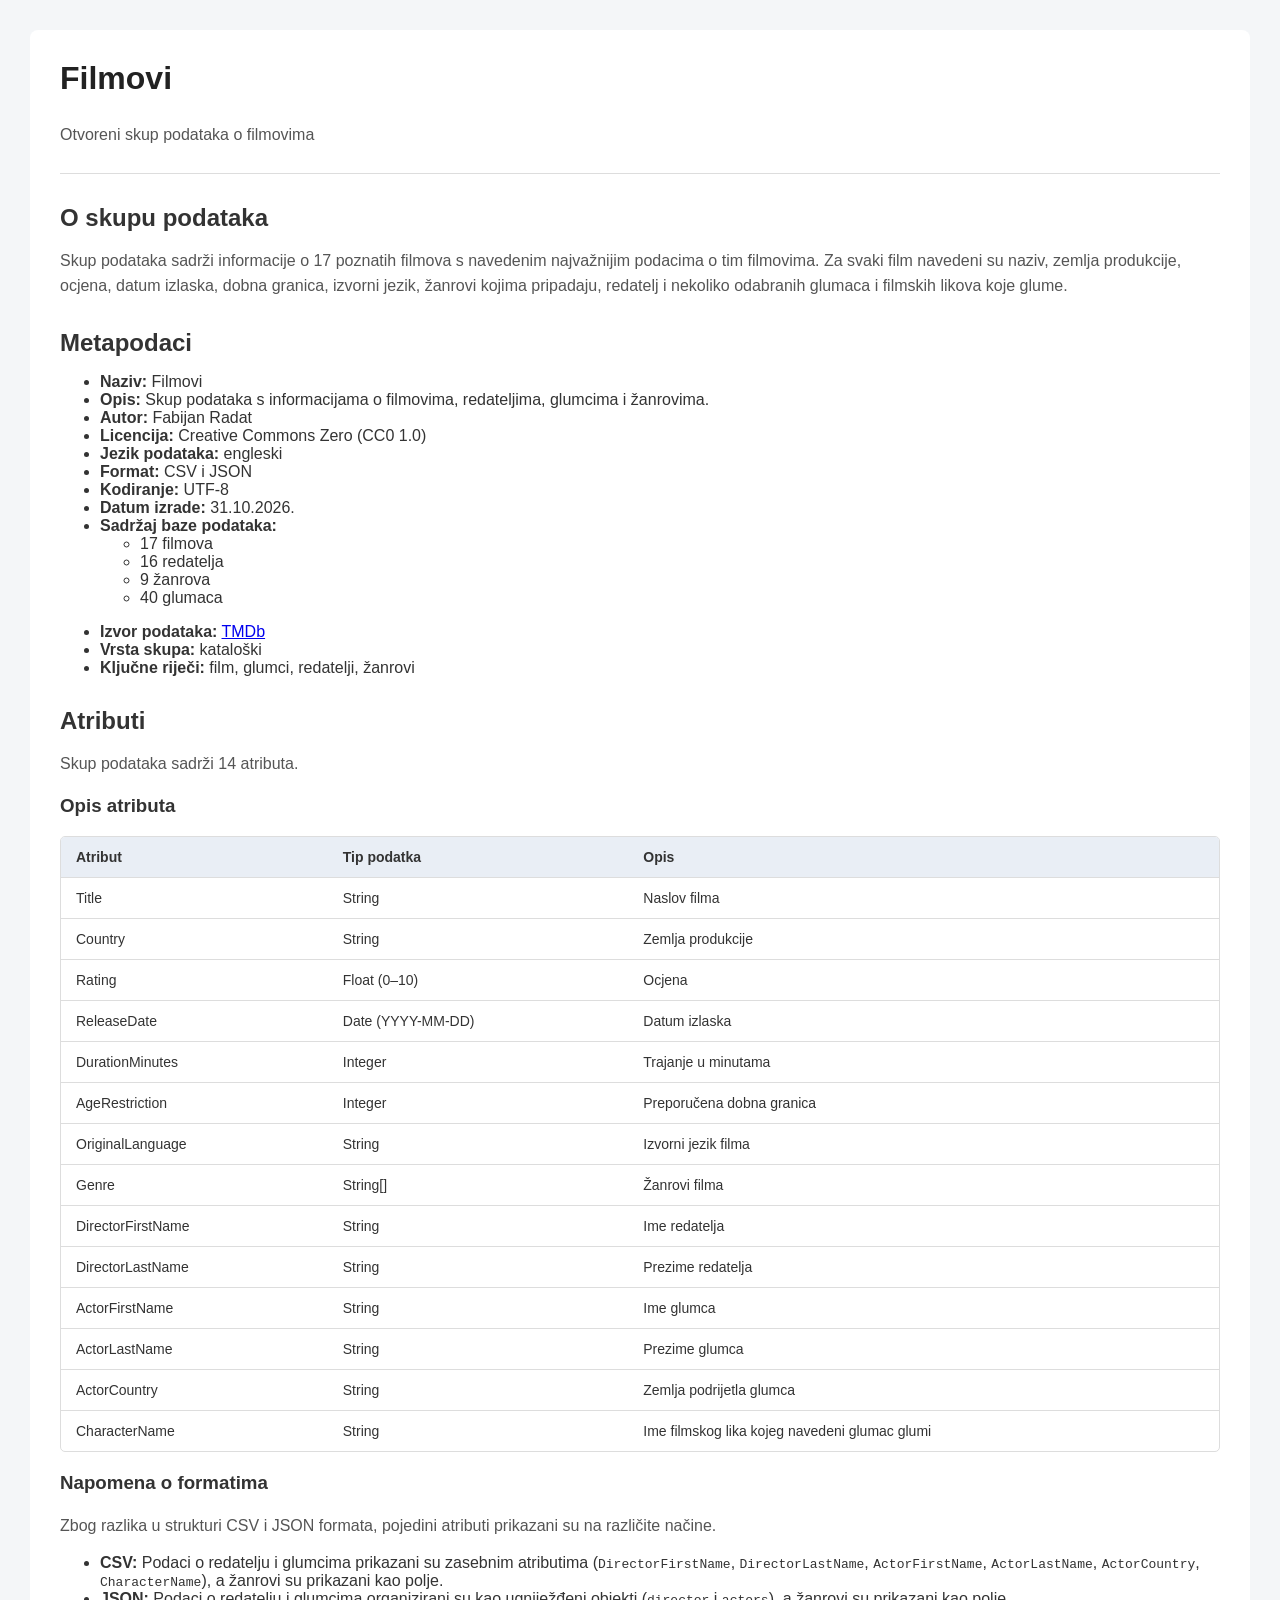
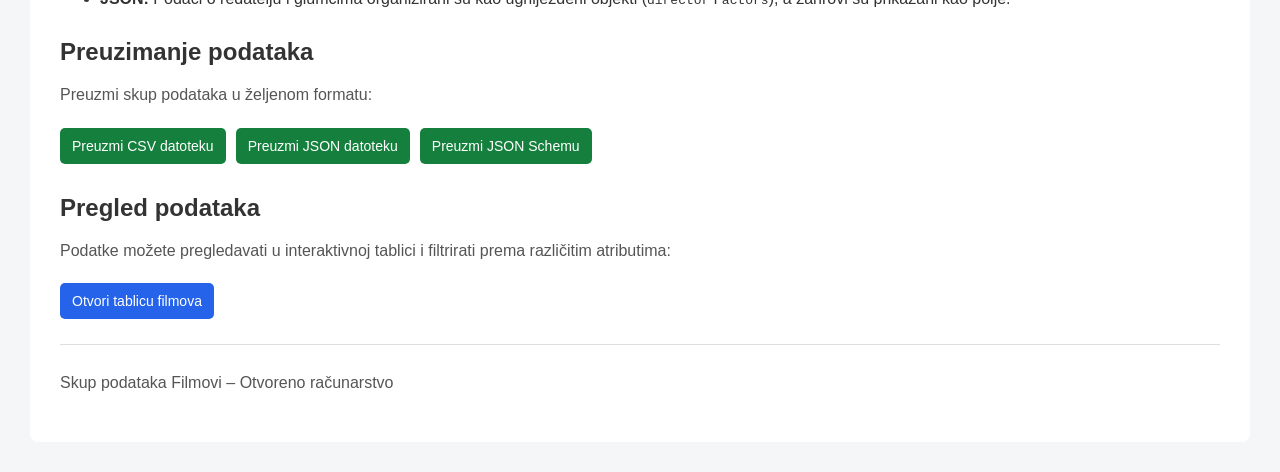
<file: backend/wwwroot/index.html>
<!doctype html>
<html lang="hr">
  <head>
    <meta charset="UTF-8" />
    <meta name="viewport" content="width=device-width, initial-scale=1.0" />

    <title>Filmovi</title>
    <meta name="title" content="Filmovi" />
    <meta
      name="description"
      content="Otvoreni skup podataka o filmovima s informacijama o redateljima, glumcima i žanrovima."
    />
    <meta name="author" content="Fabijan Radat" />

    <link rel="stylesheet" href="css/index.css" />
  </head>

  <body>
    <div class="container">
      <header>
        <h1>Filmovi</h1>
        <p>Otvoreni skup podataka o filmovima</p>
      </header>

      <hr />

      <section>
        <h2>O skupu podataka</h2>

        <p>
          Skup podataka sadrži informacije o 17 poznatih filmova s navedenim
          najvažnijim podacima o tim filmovima. Za svaki film navedeni su naziv,
          zemlja produkcije, ocjena, datum izlaska, dobna granica, izvorni
          jezik, žanrovi kojima pripadaju, redatelj i nekoliko odabranih glumaca
          i filmskih likova koje glume.
        </p>
      </section>

      <section>
        <h2>Metapodaci</h2>

        <ul>
          <li><strong>Naziv:</strong> Filmovi</li>
          <li>
            <strong>Opis:</strong> Skup podataka s informacijama o filmovima,
            redateljima, glumcima i žanrovima.
          </li>
          <li><strong>Autor:</strong> Fabijan Radat</li>
          <li><strong>Licencija:</strong> Creative Commons Zero (CC0 1.0)</li>
          <li><strong>Jezik podataka:</strong> engleski</li>
          <li><strong>Format:</strong> CSV i JSON</li>
          <li><strong>Kodiranje:</strong> UTF-8</li>
          <li><strong>Datum izrade:</strong> 31.10.2026.</li>
          <li><strong>Sadržaj baze podataka:</strong></li>
          <ul>
            <li>17 filmova</li>
            <li>16 redatelja</li>
            <li>9 žanrova</li>
            <li>40 glumaca</li>
          </ul>
        </ul>

        <ul>
          <li>
            <strong>Izvor podataka:</strong>
            <a href="https://www.themoviedb.org/">TMDb</a>
          </li>
          <li><strong>Vrsta skupa:</strong> kataloški</li>
          <li>
            <strong>Ključne riječi:</strong> film, glumci, redatelji, žanrovi
          </li>
        </ul>
      </section>

      <section>
        <h2>Atributi</h2>

        <p>Skup podataka sadrži 14 atributa.</p>

        <h3>Opis atributa</h3>

        <div class="table-container">
          <table>
            <thead>
              <tr>
                <th>Atribut</th>
                <th>Tip podatka</th>
                <th>Opis</th>
              </tr>
            </thead>

            <tbody>
              <tr>
                <td>Title</td>
                <td>String</td>
                <td>Naslov filma</td>
              </tr>
              <tr>
                <td>Country</td>
                <td>String</td>
                <td>Zemlja produkcije</td>
              </tr>
              <tr>
                <td>Rating</td>
                <td>Float (0–10)</td>
                <td>Ocjena</td>
              </tr>
              <tr>
                <td>ReleaseDate</td>
                <td>Date (YYYY-MM-DD)</td>
                <td>Datum izlaska</td>
              </tr>
              <tr>
                <td>DurationMinutes</td>
                <td>Integer</td>
                <td>Trajanje u minutama</td>
              </tr>
              <tr>
                <td>AgeRestriction</td>
                <td>Integer</td>
                <td>Preporučena dobna granica</td>
              </tr>
              <tr>
                <td>OriginalLanguage</td>
                <td>String</td>
                <td>Izvorni jezik filma</td>
              </tr>
              <tr>
                <td>Genre</td>
                <td>String[]</td>
                <td>Žanrovi filma</td>
              </tr>
              <tr>
                <td>DirectorFirstName</td>
                <td>String</td>
                <td>Ime redatelja</td>
              </tr>
              <tr>
                <td>DirectorLastName</td>
                <td>String</td>
                <td>Prezime redatelja</td>
              </tr>
              <tr>
                <td>ActorFirstName</td>
                <td>String</td>
                <td>Ime glumca</td>
              </tr>
              <tr>
                <td>ActorLastName</td>
                <td>String</td>
                <td>Prezime glumca</td>
              </tr>
              <tr>
                <td>ActorCountry</td>
                <td>String</td>
                <td>Zemlja podrijetla glumca</td>
              </tr>
              <tr>
                <td>CharacterName</td>
                <td>String</td>
                <td>Ime filmskog lika kojeg navedeni glumac glumi</td>
              </tr>
            </tbody>
          </table>
        </div>

        <h3>Napomena o formatima</h3>

        <p>
          Zbog razlika u strukturi CSV i JSON formata, pojedini atributi
          prikazani su na različite načine.
        </p>

        <ul>
          <li>
            <strong>CSV:</strong>
            Podaci o redatelju i glumcima prikazani su zasebnim atributima
            (<code>DirectorFirstName</code>,
            <code>DirectorLastName</code>, <code>ActorFirstName</code>,
            <code>ActorLastName</code>, <code>ActorCountry</code>,
            <code>CharacterName</code>), a žanrovi su prikazani kao polje.
          </li>
          <li>
            <strong>JSON:</strong>
            Podaci o redatelju i glumcima organizirani su kao ugniježđeni
            objekti (<code>director</code> i <code>actors</code>), a žanrovi su
            prikazani kao polje.
          </li>
        </ul>
      </section>

      <section>
        <h2>Preuzimanje podataka</h2>

        <p>Preuzmi skup podataka u željenom formatu:</p>

        <div class="links">
          <a href="data/movies.csv" download class="csv-button">
            Preuzmi CSV datoteku
          </a>

          <a href="data/movies.json" download class="json-button">
            Preuzmi JSON datoteku
          </a>

          <a href="data/schema.json" download class="schema-button">
            Preuzmi JSON Schemu
          </a>
        </div>
      </section>

      <section>
        <h2>Pregled podataka</h2>

        <p>
          Podatke možete pregledavati u interaktivnoj tablici i filtrirati prema
          različitim atributima:
        </p>

        <div class="links">
          <a href="datatable.html" class="table-button">
            Otvori tablicu filmova
          </a>
        </div>
      </section>

      <hr />

      <footer>
        <p>Skup podataka Filmovi – Otvoreno računarstvo</p>
      </footer>
    </div>
  </body>
</html>
</file>
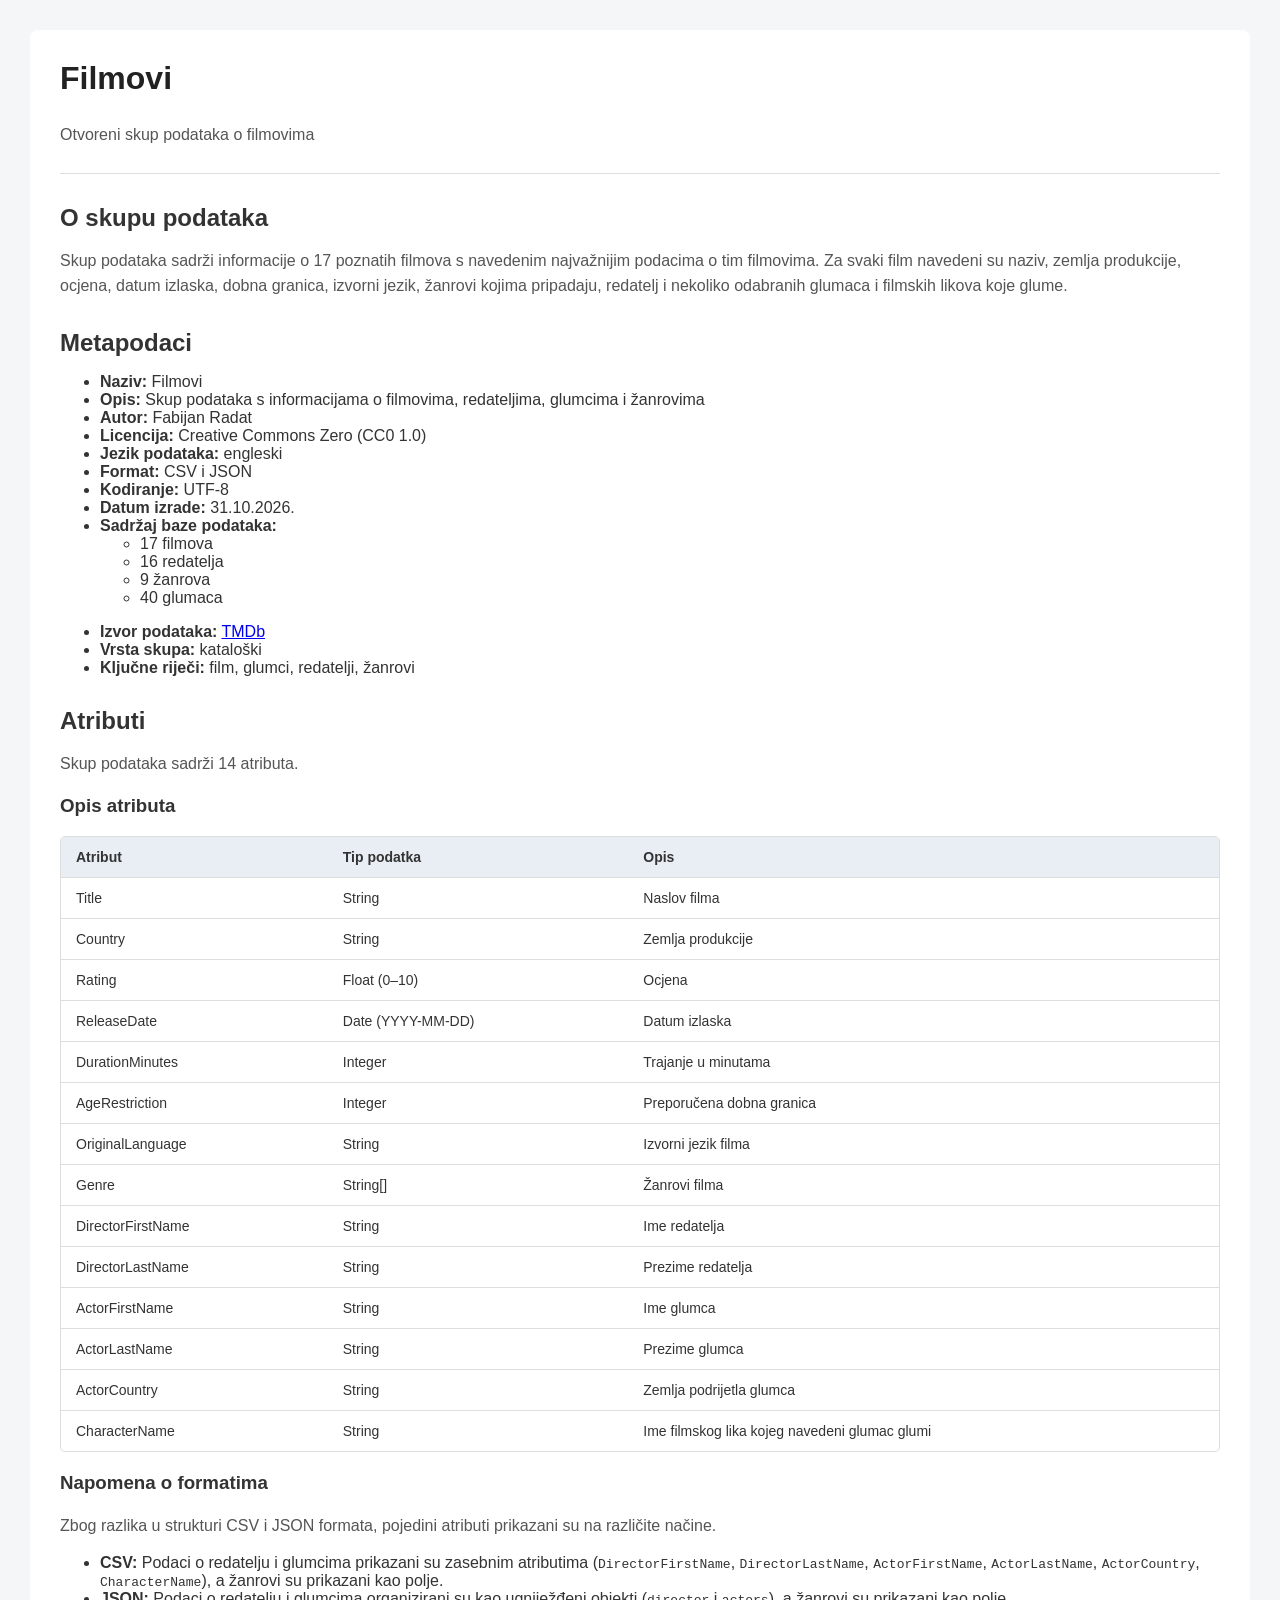
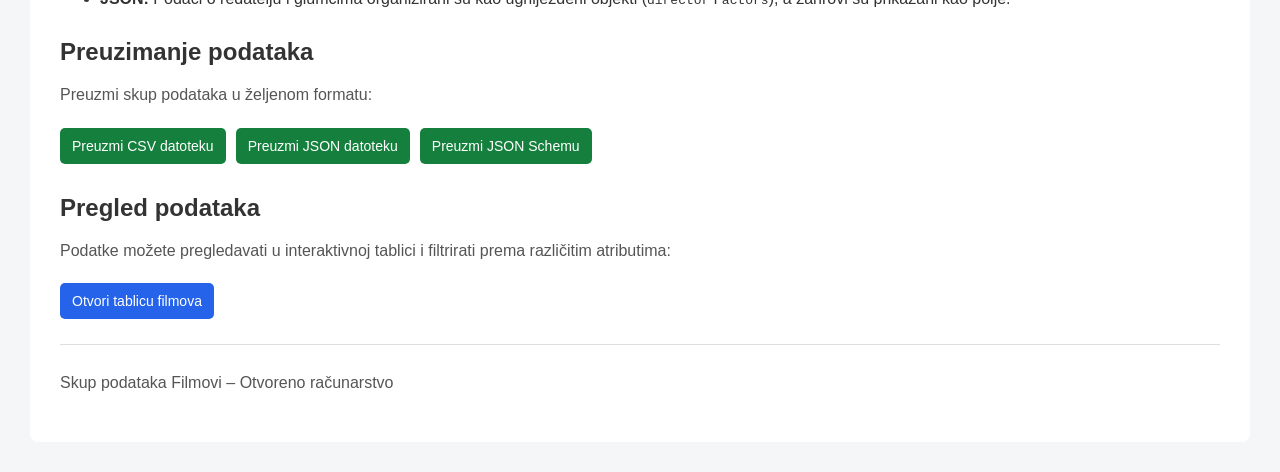
<file: MoviesApp/wwwroot/index.html>
<!doctype html>
<html lang="hr">
  <head>
    <meta charset="UTF-8" />
    <meta name="viewport" content="width=device-width, initial-scale=1.0" />

    <title>Filmovi</title>
    <meta name="title" content="Filmovi" />
    <meta
      name="description"
      content="Skup podataka s informacijama o filmovima, redateljima, glumcima i žanrovima"
    />
    <meta name="author" content="Fabijan Radat" />
    <meta name="keywords" content="film, glumci, redatelji, žanrovi" />

    <link rel="stylesheet" href="css/index.css" />
  </head>

  <body>
    <div class="container">
      <header>
        <h1>Filmovi</h1>
        <p>Otvoreni skup podataka o filmovima</p>
      </header>

      <hr />

      <section>
        <h2>O skupu podataka</h2>

        <p>
          Skup podataka sadrži informacije o 17 poznatih filmova s navedenim
          najvažnijim podacima o tim filmovima. Za svaki film navedeni su naziv,
          zemlja produkcije, ocjena, datum izlaska, dobna granica, izvorni
          jezik, žanrovi kojima pripadaju, redatelj i nekoliko odabranih glumaca
          i filmskih likova koje glume.
        </p>
      </section>

      <section>
        <h2>Metapodaci</h2>

        <ul>
          <li><strong>Naziv:</strong> Filmovi</li>
          <li>
            <strong>Opis:</strong> Skup podataka s informacijama o filmovima,
            redateljima, glumcima i žanrovima
          </li>
          <li><strong>Autor:</strong> Fabijan Radat</li>
          <li><strong>Licencija:</strong> Creative Commons Zero (CC0 1.0)</li>
          <li><strong>Jezik podataka:</strong> engleski</li>
          <li><strong>Format:</strong> CSV i JSON</li>
          <li><strong>Kodiranje:</strong> UTF-8</li>
          <li><strong>Datum izrade:</strong> 31.10.2026.</li>
          <li><strong>Sadržaj baze podataka:</strong></li>
          <ul>
            <li>17 filmova</li>
            <li>16 redatelja</li>
            <li>9 žanrova</li>
            <li>40 glumaca</li>
          </ul>
        </ul>

        <ul>
          <li>
            <strong>Izvor podataka:</strong>
            <a href="https://www.themoviedb.org/">TMDb</a>
          </li>
          <li><strong>Vrsta skupa:</strong> kataloški</li>
          <li>
            <strong>Ključne riječi:</strong> film, glumci, redatelji, žanrovi
          </li>
        </ul>
      </section>

      <section>
        <h2>Atributi</h2>

        <p>Skup podataka sadrži 14 atributa.</p>

        <h3>Opis atributa</h3>

        <div class="table-container">
          <table>
            <thead>
              <tr>
                <th>Atribut</th>
                <th>Tip podatka</th>
                <th>Opis</th>
              </tr>
            </thead>

            <tbody>
              <tr>
                <td>Title</td>
                <td>String</td>
                <td>Naslov filma</td>
              </tr>
              <tr>
                <td>Country</td>
                <td>String</td>
                <td>Zemlja produkcije</td>
              </tr>
              <tr>
                <td>Rating</td>
                <td>Float (0–10)</td>
                <td>Ocjena</td>
              </tr>
              <tr>
                <td>ReleaseDate</td>
                <td>Date (YYYY-MM-DD)</td>
                <td>Datum izlaska</td>
              </tr>
              <tr>
                <td>DurationMinutes</td>
                <td>Integer</td>
                <td>Trajanje u minutama</td>
              </tr>
              <tr>
                <td>AgeRestriction</td>
                <td>Integer</td>
                <td>Preporučena dobna granica</td>
              </tr>
              <tr>
                <td>OriginalLanguage</td>
                <td>String</td>
                <td>Izvorni jezik filma</td>
              </tr>
              <tr>
                <td>Genre</td>
                <td>String[]</td>
                <td>Žanrovi filma</td>
              </tr>
              <tr>
                <td>DirectorFirstName</td>
                <td>String</td>
                <td>Ime redatelja</td>
              </tr>
              <tr>
                <td>DirectorLastName</td>
                <td>String</td>
                <td>Prezime redatelja</td>
              </tr>
              <tr>
                <td>ActorFirstName</td>
                <td>String</td>
                <td>Ime glumca</td>
              </tr>
              <tr>
                <td>ActorLastName</td>
                <td>String</td>
                <td>Prezime glumca</td>
              </tr>
              <tr>
                <td>ActorCountry</td>
                <td>String</td>
                <td>Zemlja podrijetla glumca</td>
              </tr>
              <tr>
                <td>CharacterName</td>
                <td>String</td>
                <td>Ime filmskog lika kojeg navedeni glumac glumi</td>
              </tr>
            </tbody>
          </table>
        </div>

        <h3>Napomena o formatima</h3>

        <p>
          Zbog razlika u strukturi CSV i JSON formata, pojedini atributi
          prikazani su na različite načine.
        </p>

        <ul>
          <li>
            <strong>CSV:</strong>
            Podaci o redatelju i glumcima prikazani su zasebnim atributima
            (<code>DirectorFirstName</code>,
            <code>DirectorLastName</code>, <code>ActorFirstName</code>,
            <code>ActorLastName</code>, <code>ActorCountry</code>,
            <code>CharacterName</code>), a žanrovi su prikazani kao polje.
          </li>
          <li>
            <strong>JSON:</strong>
            Podaci o redatelju i glumcima organizirani su kao ugniježđeni
            objekti (<code>director</code> i <code>actors</code>), a žanrovi su
            prikazani kao polje.
          </li>
        </ul>
      </section>

      <section>
        <h2>Preuzimanje podataka</h2>

        <p>Preuzmi skup podataka u željenom formatu:</p>

        <div class="links">
          <a href="data/movies.csv" download class="csv-button">
            Preuzmi CSV datoteku
          </a>

          <a href="data/movies.json" download class="json-button">
            Preuzmi JSON datoteku
          </a>

          <a href="data/schema.json" download class="schema-button">
            Preuzmi JSON Schemu
          </a>
        </div>
      </section>

      <section>
        <h2>Pregled podataka</h2>

        <p>
          Podatke možete pregledavati u interaktivnoj tablici i filtrirati prema
          različitim atributima:
        </p>

        <div class="links">
          <a href="datatable.html" class="table-button">
            Otvori tablicu filmova
          </a>
        </div>
      </section>

      <hr />

      <footer>
        <p>Skup podataka Filmovi – Otvoreno računarstvo</p>
      </footer>
    </div>
  </body>
</html>
</file>
<file: backend/wwwroot/css/index.css>
* {
    box-sizing: border-box;
}

body {
    font-family: Arial, sans-serif;
    background-color: #f4f6f8;
    color: #333;
    margin: 0;
    padding: 30px;
}

.container {
    max-width: 1400px;
    margin: 0 auto;
    background-color: white;
    padding: 30px;
    border-radius: 8px;
}

h1 {
    margin-top: 0;
    margin-bottom: 25px;
    color: #222;
}

h2 {
    margin-top: 30px;
    margin-bottom: 12px;
    color: #333;
}

p {
    line-height: 1.6;
    color: #555;
}

.links {
    display: flex;
    flex-wrap: wrap;
    gap: 10px;
    margin-top: 20px;
}

.links a {
    display: inline-block;
    padding: 10px 12px;
    font-size: 14px;
    border-radius: 5px;
    background-color: #2563eb;
    color: white;
    text-decoration: none;
    transition: background-color 0.2s;
}

.links a:hover {
    background-color: #1d4ed8;
}

.links a.csv-button,
.links a.json-button,
.links a.schema-button {
    background-color: #15803d;
}

.links a.csv-button:hover,
.links a.json-button:hover,
.links a.schema-button:hover {
    background-color: #166534;
}

hr {
    border: none;
    border-top: 1px solid #ddd;
    margin: 25px 0;
}

.table-container {
    width: 100%;
    overflow-x: auto;
    margin-bottom: 20px;
    border: 1px solid #ddd;
    border-radius: 5px;
}

table {
    width: 100%;
    border-collapse: collapse;
    white-space: nowrap;
    font-size: 14px;
}

thead {
    background-color: #e9eef5;
}

th, td {
    padding: 12px 15px;
    text-align: left;
    border-bottom: 1px solid #ddd;
}

th {
    font-weight: 600;
    color: #333;
}

tbody tr:hover {
    background-color: #f1f5f9;
}

tbody tr:last-child td {
    border-bottom: none;
}


@media (max-width: 600px) {
    body {
        padding: 10px;
    }

    .container {
        padding: 15px;
    }

    .links {
        flex-direction: column;
    }

    .links a {
        text-align: center;
    }
}
</file>
<file: MoviesApp/wwwroot/css/index.css>
* {
    box-sizing: border-box;
}

body {
    font-family: Arial, sans-serif;
    background-color: #f4f6f8;
    color: #333;
    margin: 0;
    padding: 30px;
}

.container {
    max-width: 1400px;
    margin: 0 auto;
    background-color: white;
    padding: 30px;
    border-radius: 8px;
}

h1 {
    margin-top: 0;
    margin-bottom: 25px;
    color: #222;
}

h2 {
    margin-top: 30px;
    margin-bottom: 12px;
    color: #333;
}

p {
    line-height: 1.6;
    color: #555;
}

.links {
    display: flex;
    flex-wrap: wrap;
    gap: 10px;
    margin-top: 20px;
}

.links a {
    display: inline-block;
    padding: 10px 12px;
    font-size: 14px;
    border-radius: 5px;
    background-color: #2563eb;
    color: white;
    text-decoration: none;
    transition: background-color 0.2s;
}

.links a:hover {
    background-color: #1d4ed8;
}

.links a.csv-button,
.links a.json-button,
.links a.schema-button {
    background-color: #15803d;
}

.links a.csv-button:hover,
.links a.json-button:hover,
.links a.schema-button:hover {
    background-color: #166534;
}

hr {
    border: none;
    border-top: 1px solid #ddd;
    margin: 25px 0;
}

.table-container {
    width: 100%;
    overflow-x: auto;
    margin-bottom: 20px;
    border: 1px solid #ddd;
    border-radius: 5px;
}

table {
    width: 100%;
    border-collapse: collapse;
    white-space: nowrap;
    font-size: 14px;
}

thead {
    background-color: #e9eef5;
}

th, td {
    padding: 12px 15px;
    text-align: left;
    border-bottom: 1px solid #ddd;
}

th {
    font-weight: 600;
    color: #333;
}

tbody tr:hover {
    background-color: #f1f5f9;
}

tbody tr:last-child td {
    border-bottom: none;
}


@media (max-width: 600px) {
    body {
        padding: 10px;
    }

    .container {
        padding: 15px;
    }

    .links {
        flex-direction: column;
    }

    .links a {
        text-align: center;
    }
}
</file>
